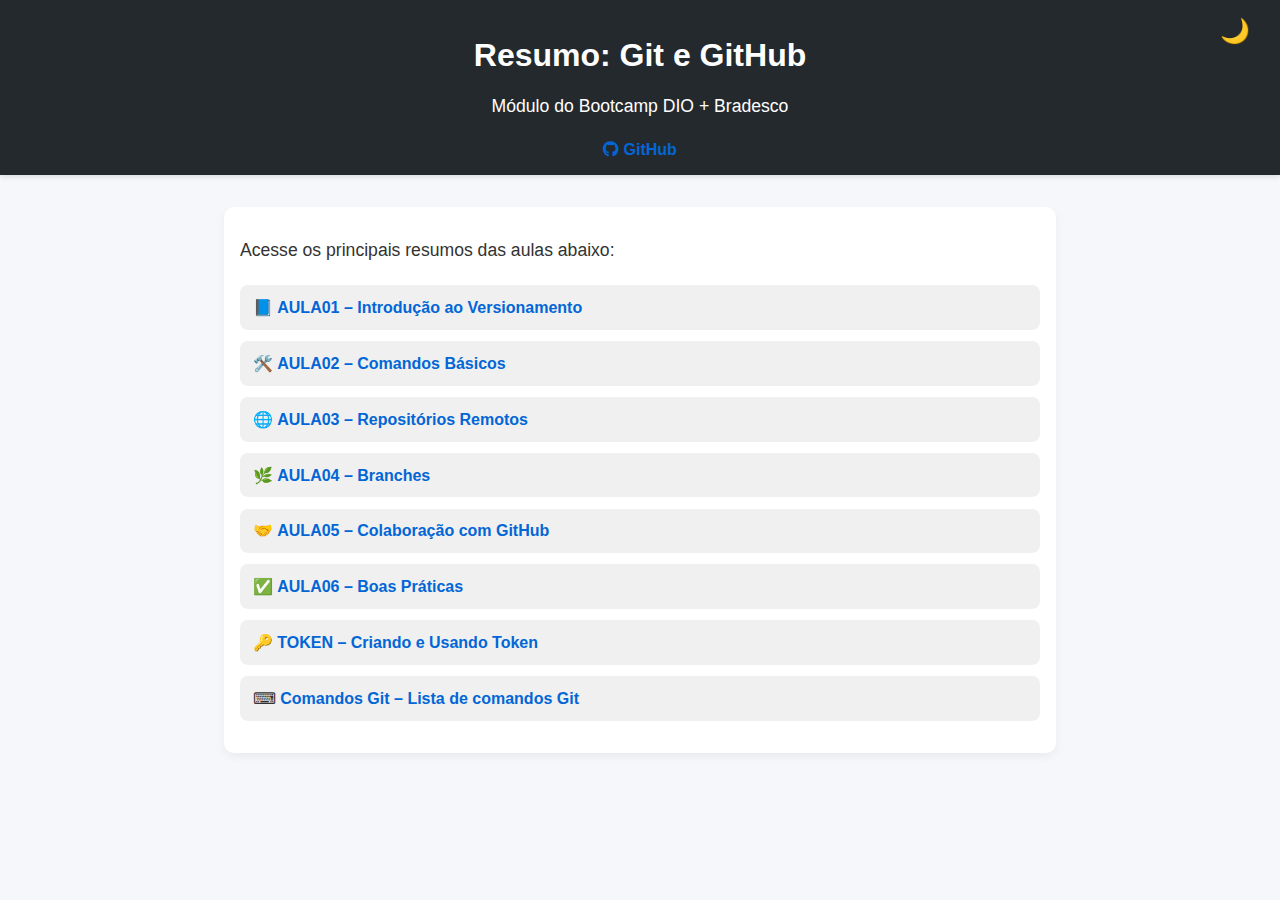
<file: index.html>
<!DOCTYPE html>
<html lang="pt-BR">
<head>
    <meta charset="UTF-8">
    <title>Resumo: Git e GitHub</title>
    <meta name="viewport" content="width=device-width, initial-scale=1.0">
    <meta name="description" content="Resumo das aulas do módulo Git e GitHub do Bootcamp DIO + Bradesco.">
    <link rel="stylesheet" href="style.css">
    <link rel="stylesheet" href="https://cdnjs.cloudflare.com/ajax/libs/font-awesome/6.0.0/css/all.min.css">
</head>
<body>
    <header>
        <div class="header-content">
            <div>
                <h1>Resumo: Git e GitHub</h1>
                <p>Módulo do Bootcamp DIO + Bradesco</p>
            </div>
            <div class="header-buttons">
                <a href="https://github.com" class="github-button" target="_blank" aria-label="Voltar para o GitHub">
                    <i class="fab fa-github"></i> GitHub
                </a>
                <button id="toggle-dark" aria-label="Alternar modo escuro/claro">🌙</button>
            </div>
        </div>
    </header>

    <main aria-label="Conteúdo principal">
        <p>Acesse os principais resumos das aulas abaixo:</p>
        <nav>
            <ul>
                <li>📘 <a href="resumos/aula01.html">AULA01 – Introdução ao Versionamento</a></li>
                <li>🛠️ <a href="resumos/aula02.html">AULA02 – Comandos Básicos</a></li>
                <li>🌐 <a href="resumos/aula03.html">AULA03 – Repositórios Remotos</a></li>
                <li>🌿 <a href="resumos/aula04.html">AULA04 – Branches</a></li>
                <li>🤝 <a href="resumos/aula05.html">AULA05 – Colaboração com GitHub</a></li>
                <li>✅ <a href="resumos/aula06.html">AULA06 – Boas Práticas</a></li>
                <li>🔑 <a href="resumos/token.html">TOKEN – Criando e Usando Token</a></li>
                <li>⌨ <a href="resumos/comandos.html">Comandos Git – Lista de comandos Git</a></li>
            </ul>
        </nav>
    </main>

    <script>
        const toggle = document.getElementById('toggle-dark');
        const body = document.body;

        if (localStorage.getItem('theme') === 'dark') {
            body.classList.add('dark-mode');
            toggle.textContent = '☀️';
        }

        toggle.addEventListener('click', () => {
            body.classList.toggle('dark-mode');
            const darkModeActive = body.classList.contains('dark-mode');
            toggle.textContent = darkModeActive ? '☀️' : '🌙';
            localStorage.setItem('theme', darkModeActive ? 'dark' : 'light');
        });
    </script>
</body>
</html>
</file>
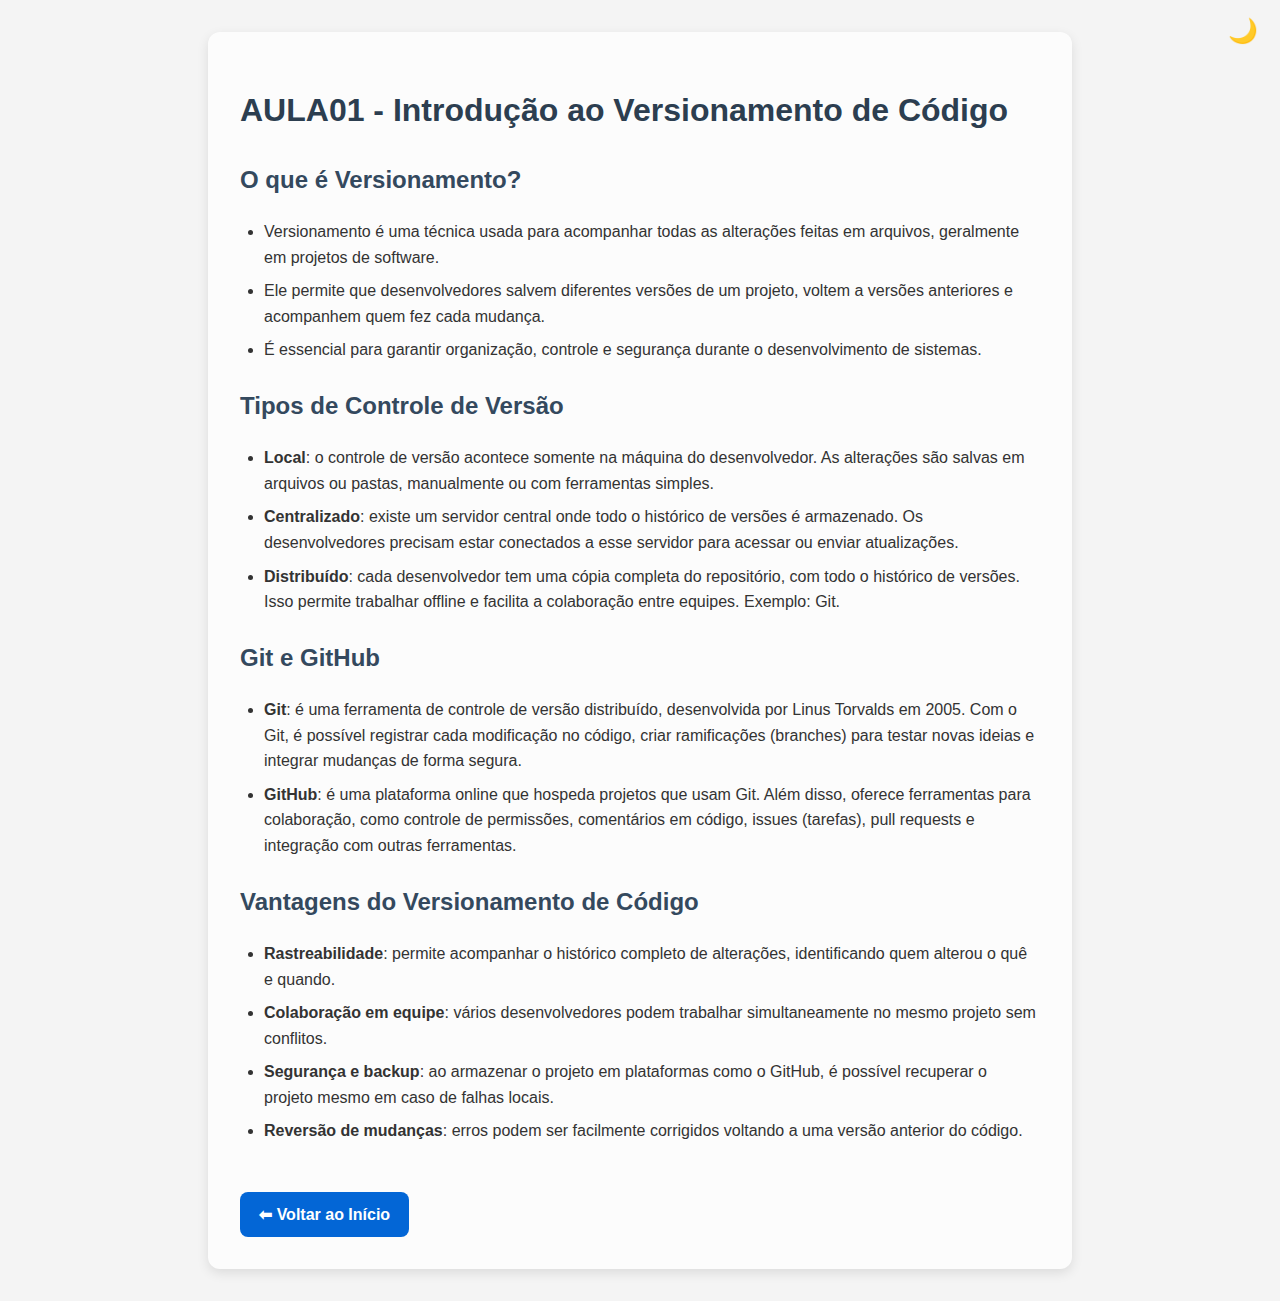
<file: resumos/aula01.html>
<!DOCTYPE html>
<html lang="pt-BR">
<head>
    <meta charset="UTF-8">
    <title>AULA01 - Introdução ao Versionamento de Código</title>
    <meta name="viewport" content="width=device-width, initial-scale=1.0">
    <link rel="stylesheet" href="resumo.css">
</head>
<body>
    <button id="toggle-theme" aria-label="Alternar modo escuro/claro">🌙</button>

    <article>
        <h1>AULA01 - Introdução ao Versionamento de Código</h1>

        <h2>O que é Versionamento?</h2>
        <ul>
            <li>Versionamento é uma técnica usada para acompanhar todas as alterações feitas em arquivos, geralmente em projetos de software.</li>
            <li>Ele permite que desenvolvedores salvem diferentes versões de um projeto, voltem a versões anteriores e acompanhem quem fez cada mudança.</li>
            <li>É essencial para garantir organização, controle e segurança durante o desenvolvimento de sistemas.</li>
        </ul>

        <h2>Tipos de Controle de Versão</h2>
        <ul>
            <li><strong>Local</strong>: o controle de versão acontece somente na máquina do desenvolvedor. As alterações são salvas em arquivos ou pastas, manualmente ou com ferramentas simples.</li>
            <li><strong>Centralizado</strong>: existe um servidor central onde todo o histórico de versões é armazenado. Os desenvolvedores precisam estar conectados a esse servidor para acessar ou enviar atualizações.</li>
            <li><strong>Distribuído</strong>: cada desenvolvedor tem uma cópia completa do repositório, com todo o histórico de versões. Isso permite trabalhar offline e facilita a colaboração entre equipes. Exemplo: Git.</li>
        </ul>

        <h2>Git e GitHub</h2>
        <ul>
            <li><strong>Git</strong>: é uma ferramenta de controle de versão distribuído, desenvolvida por Linus Torvalds em 2005. Com o Git, é possível registrar cada modificação no código, criar ramificações (branches) para testar novas ideias e integrar mudanças de forma segura.</li>
            <li><strong>GitHub</strong>: é uma plataforma online que hospeda projetos que usam Git. Além disso, oferece ferramentas para colaboração, como controle de permissões, comentários em código, issues (tarefas), pull requests e integração com outras ferramentas.</li>
        </ul>

        <h2>Vantagens do Versionamento de Código</h2>
        <ul>
            <li><strong>Rastreabilidade</strong>: permite acompanhar o histórico completo de alterações, identificando quem alterou o quê e quando.</li>
            <li><strong>Colaboração em equipe</strong>: vários desenvolvedores podem trabalhar simultaneamente no mesmo projeto sem conflitos.</li>
            <li><strong>Segurança e backup</strong>: ao armazenar o projeto em plataformas como o GitHub, é possível recuperar o projeto mesmo em caso de falhas locais.</li>
            <li><strong>Reversão de mudanças</strong>: erros podem ser facilmente corrigidos voltando a uma versão anterior do código.</li>
        </ul>

        <a class="back-button" href="../index.html">⬅ Voltar ao Início</a>
    </article>

    <script>
        const toggle = document.getElementById('toggle-theme');
        const body = document.body;

        if (localStorage.getItem('theme') === 'dark') {
            body.classList.add('dark-mode');
            toggle.textContent = '☀️';
        }

        toggle.addEventListener('click', () => {
            body.classList.toggle('dark-mode');
            const isDark = body.classList.contains('dark-mode');
            toggle.textContent = isDark ? '☀️' : '🌙';
            localStorage.setItem('theme', isDark ? 'dark' : 'light');
        });
    </script>
</body>
</html>
</file>
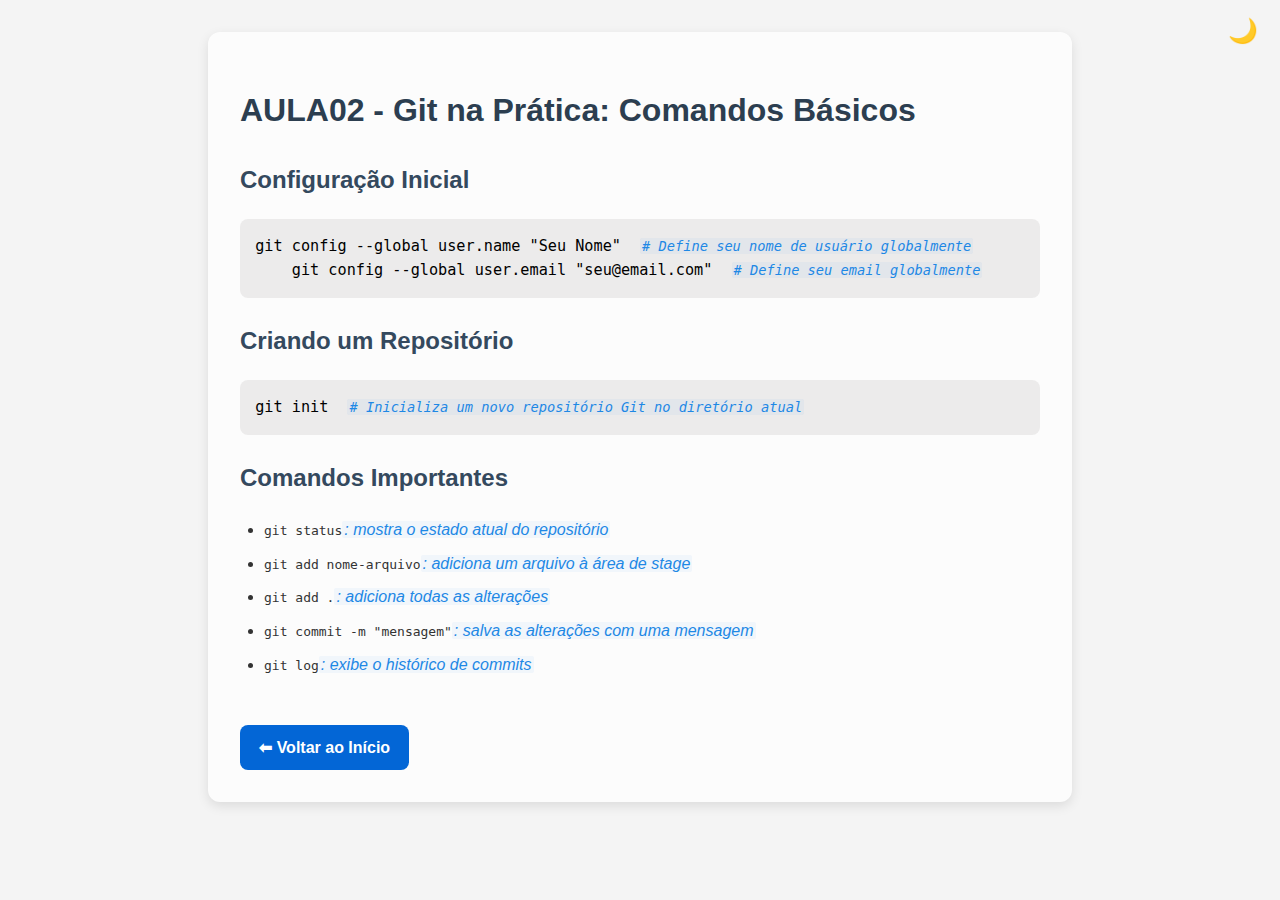
<file: resumos/aula02.html>
<!DOCTYPE html>
<html lang="pt-BR">
<head>
  <meta charset="UTF-8">
  <title>AULA02 - Git na Prática</title>
  <meta name="viewport" content="width=device-width, initial-scale=1.0">
  <link rel="stylesheet" href="resumo.css">
</head>
<body>
  <button id="toggle-theme" aria-label="Alternar modo escuro/claro">🌙</button>

  <article>
    <h1>AULA02 - Git na Prática: Comandos Básicos</h1>

    <h2>Configuração Inicial</h2>
    <pre><code>git config --global user.name "Seu Nome" <span class="comentario"># Define seu nome de usuário globalmente</span>
    git config --global user.email "seu@email.com" <span class="comentario"># Define seu email globalmente</span></code></pre>

    <h2>Criando um Repositório</h2>
    <pre><code>git init <span class="comentario"># Inicializa um novo repositório Git no diretório atual</span></code></pre>

    <h2>Comandos Importantes</h2>
    <ul>
      <li><code>git status</code><span class="comentario">: mostra o estado atual do repositório</span></li>
      <li><code>git add nome-arquivo</code><span class="comentario">: adiciona um arquivo à área de stage</span></li>
      <li><code>git add .</code><span class="comentario">: adiciona todas as alterações</span></li>
      <li><code>git commit -m "mensagem"</code><span class="comentario">: salva as alterações com uma mensagem</span></li>
      <li><code>git log</code><span class="comentario">: exibe o histórico de commits</span></li>
    </ul>

    <a class="back-button" href="../index.html">⬅ Voltar ao Início</a>
  </article>

  <script>
    const toggle = document.getElementById('toggle-theme');
    const body = document.body;

    if (localStorage.getItem('theme') === 'dark') {
      body.classList.add('dark-mode');
      toggle.textContent = '☀️';
    }

    toggle.addEventListener('click', () => {
      body.classList.toggle('dark-mode');
      const isDark = body.classList.contains('dark-mode');
      toggle.textContent = isDark ? '☀️' : '🌙';
      localStorage.setItem('theme', isDark ? 'dark' : 'light');
    });
  </script>
</body>
</html>
</file>
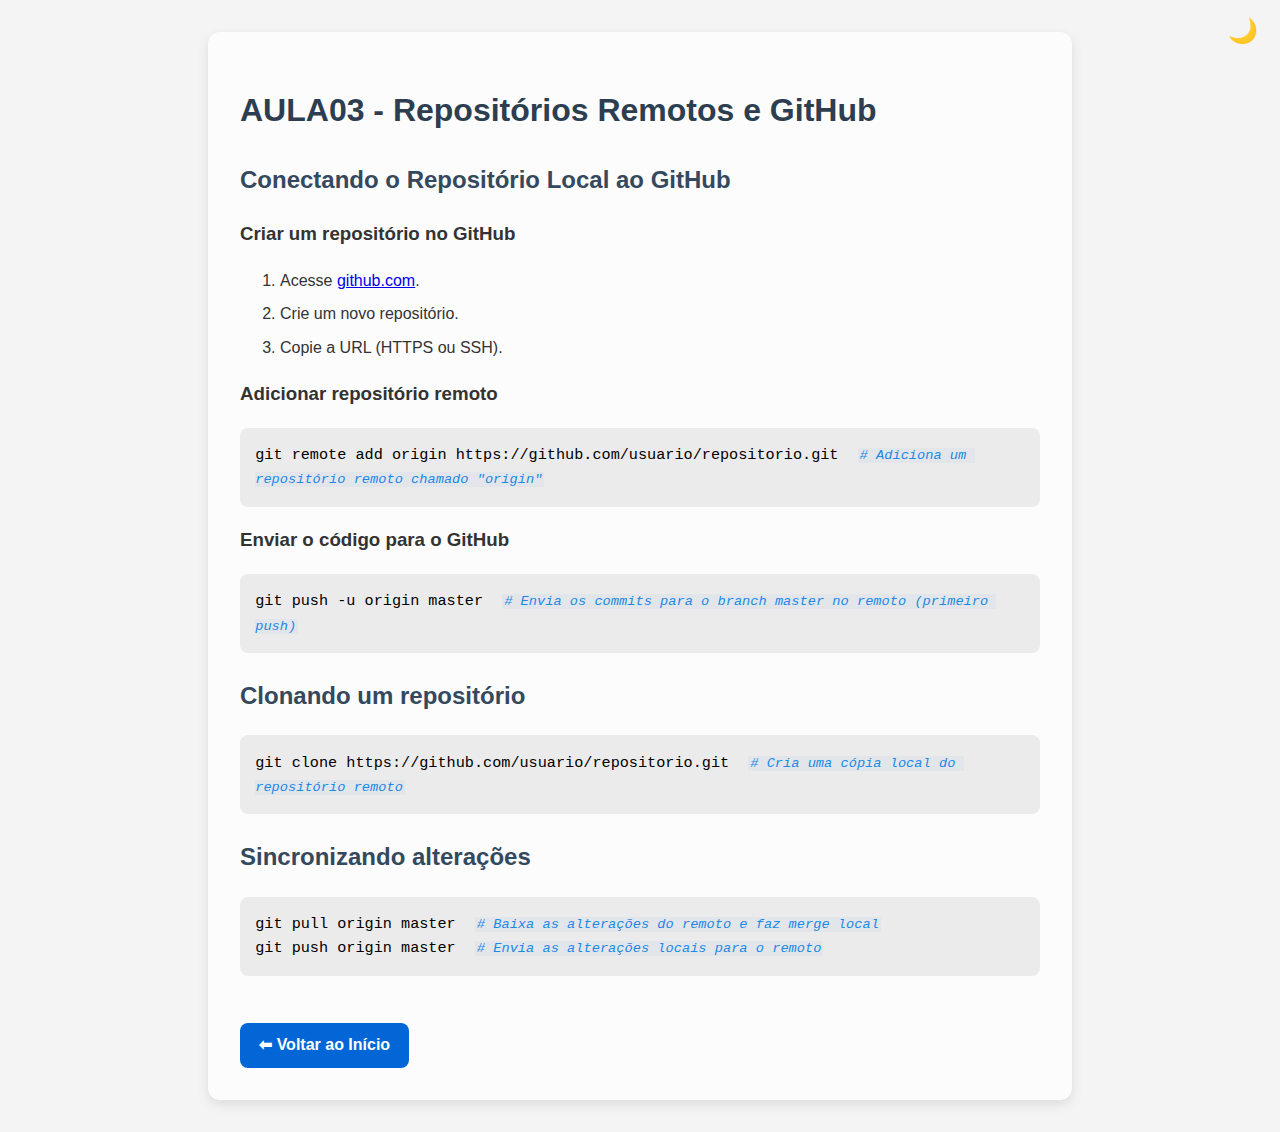
<file: resumos/aula03.html>
<!DOCTYPE html>
<html lang="pt-BR">
<head>
  <meta charset="UTF-8">
  <title>AULA03 - Repositórios Remotos e GitHub</title>
  <meta name="viewport" content="width=device-width, initial-scale=1.0">
  <link rel="stylesheet" href="resumo.css">
</head>
<body>
  <button id="toggle-theme" aria-label="Alternar modo escuro/claro">🌙</button>

  <article>
    <h1>AULA03 - Repositórios Remotos e GitHub</h1>

    <h2>Conectando o Repositório Local ao GitHub</h2>

    <h3>Criar um repositório no GitHub</h3>
    <ol>
      <li>Acesse <a href="https://github.com" target="_blank">github.com</a>.</li>
      <li>Crie um novo repositório.</li>
      <li>Copie a URL (HTTPS ou SSH).</li>
    </ol>

    <h3>Adicionar repositório remoto</h3>
    <pre><code>git remote add origin https://github.com/usuario/repositorio.git <span class="comentario"># Adiciona um repositório remoto chamado "origin"</span></code></pre>

    <h3>Enviar o código para o GitHub</h3>
    <pre><code>git push -u origin master <span class="comentario"># Envia os commits para o branch master no remoto (primeiro push)</span></code></pre>

    <h2>Clonando um repositório</h2>
    <pre><code>git clone https://github.com/usuario/repositorio.git <span class="comentario"># Cria uma cópia local do repositório remoto</span></code></pre>

    <h2>Sincronizando alterações</h2>
    <pre><code>git pull origin master <span class="comentario"># Baixa as alterações do remoto e faz merge local</span>
git push origin master <span class="comentario"># Envia as alterações locais para o remoto</span></code></pre>

    <a class="back-button" href="../index.html">⬅ Voltar ao Início</a>
  </article>

  <script>
    const toggle = document.getElementById('toggle-theme');
    const body = document.body;

    if (localStorage.getItem('theme') === 'dark') {
      body.classList.add('dark-mode');
      toggle.textContent = '☀️';
    }

    toggle.addEventListener('click', () => {
      body.classList.toggle('dark-mode');
      const isDark = body.classList.contains('dark-mode');
      toggle.textContent = isDark ? '☀️' : '🌙';
      localStorage.setItem('theme', isDark ? 'dark' : 'light');
    });
  </script>
</body>
</html>
</file>
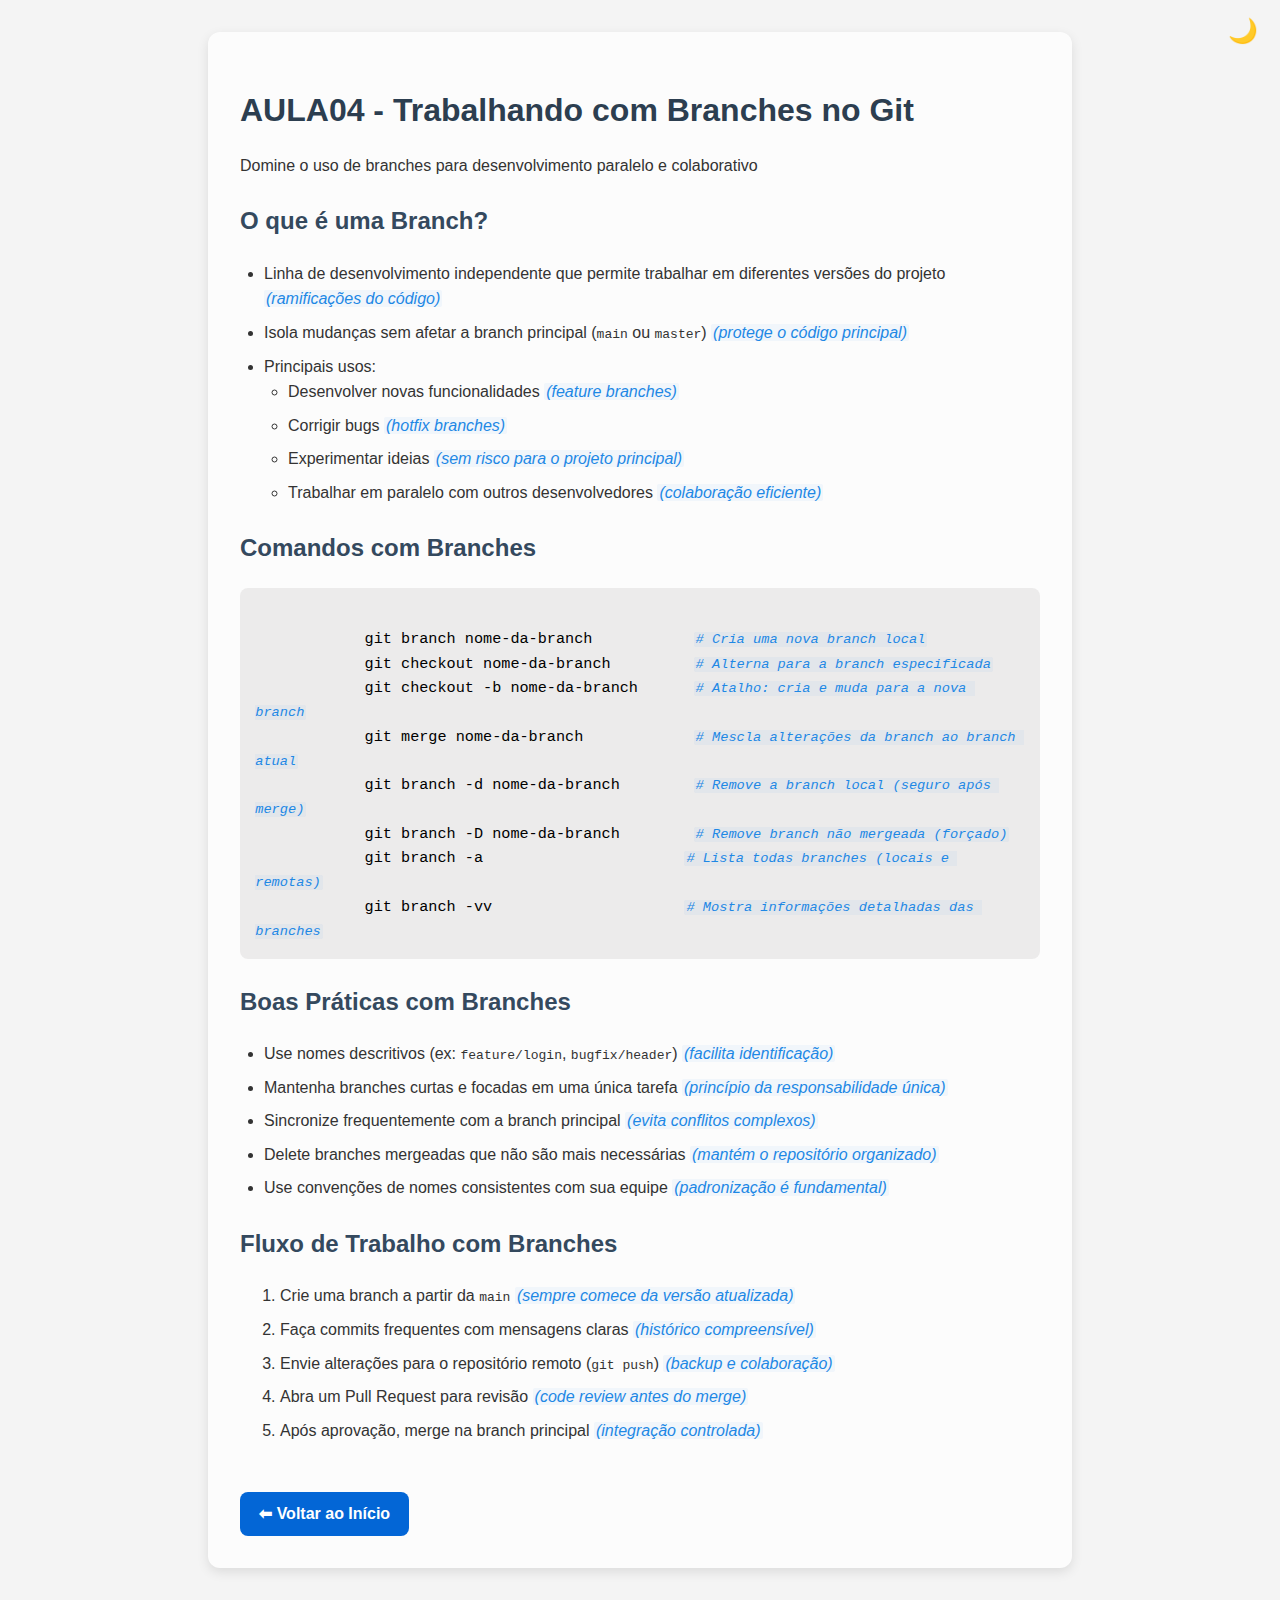
<file: resumos/aula04.html>
<!DOCTYPE html>
<html lang="pt-BR">
<head>
  <meta charset="UTF-8">
  <title>AULA04 - Trabalhando com Branches no Git</title>
  <meta name="viewport" content="width=device-width, initial-scale=1.0">
  <meta name="description" content="Aula sobre como trabalhar com branches no Git - criação, manipulação e merge de branches">
  <link rel="stylesheet" href="resumo.css">
</head>
<body>
  <button id="toggle-theme" aria-label="Alternar modo escuro/claro" title="Alternar tema">🌙</button>

  <article>
    <header>
      <h1>AULA04 - Trabalhando com Branches no Git</h1>
      <p>Domine o uso de branches para desenvolvimento paralelo e colaborativo</p>
    </header>

    <section aria-labelledby="branch-definition">
      <h2 id="branch-definition">O que é uma Branch?</h2>
      <ul>
        <li>Linha de desenvolvimento independente que permite trabalhar em diferentes versões do projeto <span class="comentario">(ramificações do código)</span></li>
        <li>Isola mudanças sem afetar a branch principal (<code>main</code> ou <code>master</code>) <span class="comentario">(protege o código principal)</span></li>
        <li>Principais usos:
          <ul>
            <li>Desenvolver novas funcionalidades <span class="comentario">(feature branches)</span></li>
            <li>Corrigir bugs <span class="comentario">(hotfix branches)</span></li>
            <li>Experimentar ideias <span class="comentario">(sem risco para o projeto principal)</span></li>
            <li>Trabalhar em paralelo com outros desenvolvedores <span class="comentario">(colaboração eficiente)</span></li>
          </ul>
        </li>
      </ul>
    </section>

    <section aria-labelledby="branch-commands">
      <h2 id="branch-commands">Comandos com Branches</h2>
      <div class="code-container">
        <pre><code>
            git branch nome-da-branch          <span class="comentario"># Cria uma nova branch local</span>
            git checkout nome-da-branch        <span class="comentario"># Alterna para a branch especificada</span>
            git checkout -b nome-da-branch     <span class="comentario"># Atalho: cria e muda para a nova branch</span>
            git merge nome-da-branch           <span class="comentario"># Mescla alterações da branch ao branch atual</span>
            git branch -d nome-da-branch       <span class="comentario"># Remove a branch local (seguro após merge)</span>
            git branch -D nome-da-branch       <span class="comentario"># Remove branch não mergeada (forçado)</span>
            git branch -a                     <span class="comentario"># Lista todas branches (locais e remotas)</span>
            git branch -vv                    <span class="comentario"># Mostra informações detalhadas das branches</span></code></pre>
      </div>
    </section>

    <section aria-labelledby="best-practices">
      <h2 id="best-practices">Boas Práticas com Branches</h2>
      <ul>
        <li>Use nomes descritivos (ex: <code>feature/login</code>, <code>bugfix/header</code>) <span class="comentario">(facilita identificação)</span></li>
        <li>Mantenha branches curtas e focadas em uma única tarefa <span class="comentario">(princípio da responsabilidade única)</span></li>
        <li>Sincronize frequentemente com a branch principal <span class="comentario">(evita conflitos complexos)</span></li>
        <li>Delete branches mergeadas que não são mais necessárias <span class="comentario">(mantém o repositório organizado)</span></li>
        <li>Use convenções de nomes consistentes com sua equipe <span class="comentario">(padronização é fundamental)</span></li>
      </ul>
    </section>

    <section aria-labelledby="workflow">
      <h2 id="workflow">Fluxo de Trabalho com Branches</h2>
      <ol>
        <li>Crie uma branch a partir da <code>main</code> <span class="comentario">(sempre comece da versão atualizada)</span></li>
        <li>Faça commits frequentes com mensagens claras <span class="comentario">(histórico compreensível)</span></li>
        <li>Envie alterações para o repositório remoto (<code>git push</code>) <span class="comentario">(backup e colaboração)</span></li>
        <li>Abra um Pull Request para revisão <span class="comentario">(code review antes do merge)</span></li>
        <li>Após aprovação, merge na branch principal <span class="comentario">(integração controlada)</span></li>
      </ol>
    </section>

    <a class="back-button" href="../index.html" aria-label="Voltar para a página inicial">⬅ Voltar ao Início</a>
  </article>

  <script>
    document.addEventListener('DOMContentLoaded', () => {
      const toggle = document.getElementById('toggle-theme');
      const body = document.body;
      const prefersDark = window.matchMedia('(prefers-color-scheme: dark)').matches;
      
      // Check localStorage or preferred scheme
      if (localStorage.getItem('theme') === 'dark' || (!localStorage.getItem('theme') && prefersDark)) {
        enableDarkMode();
      }
      
      // System preference changes
      window.matchMedia('(prefers-color-scheme: dark)').addEventListener('change', e => {
        if (!localStorage.getItem('theme')) {
          e.matches ? enableDarkMode() : disableDarkMode();
        }
      });
      
      // Toggle button
      toggle.addEventListener('click', () => {
        body.classList.contains('dark-mode') ? disableDarkMode() : enableDarkMode();
      });
      
      function enableDarkMode() {
        body.classList.add('dark-mode');
        toggle.textContent = '☀️';
        localStorage.setItem('theme', 'dark');
      }
      
      function disableDarkMode() {
        body.classList.remove('dark-mode');
        toggle.textContent = '🌙';
        localStorage.setItem('theme', 'light');
      }
    });
  </script>
</body>
</html>
</file>
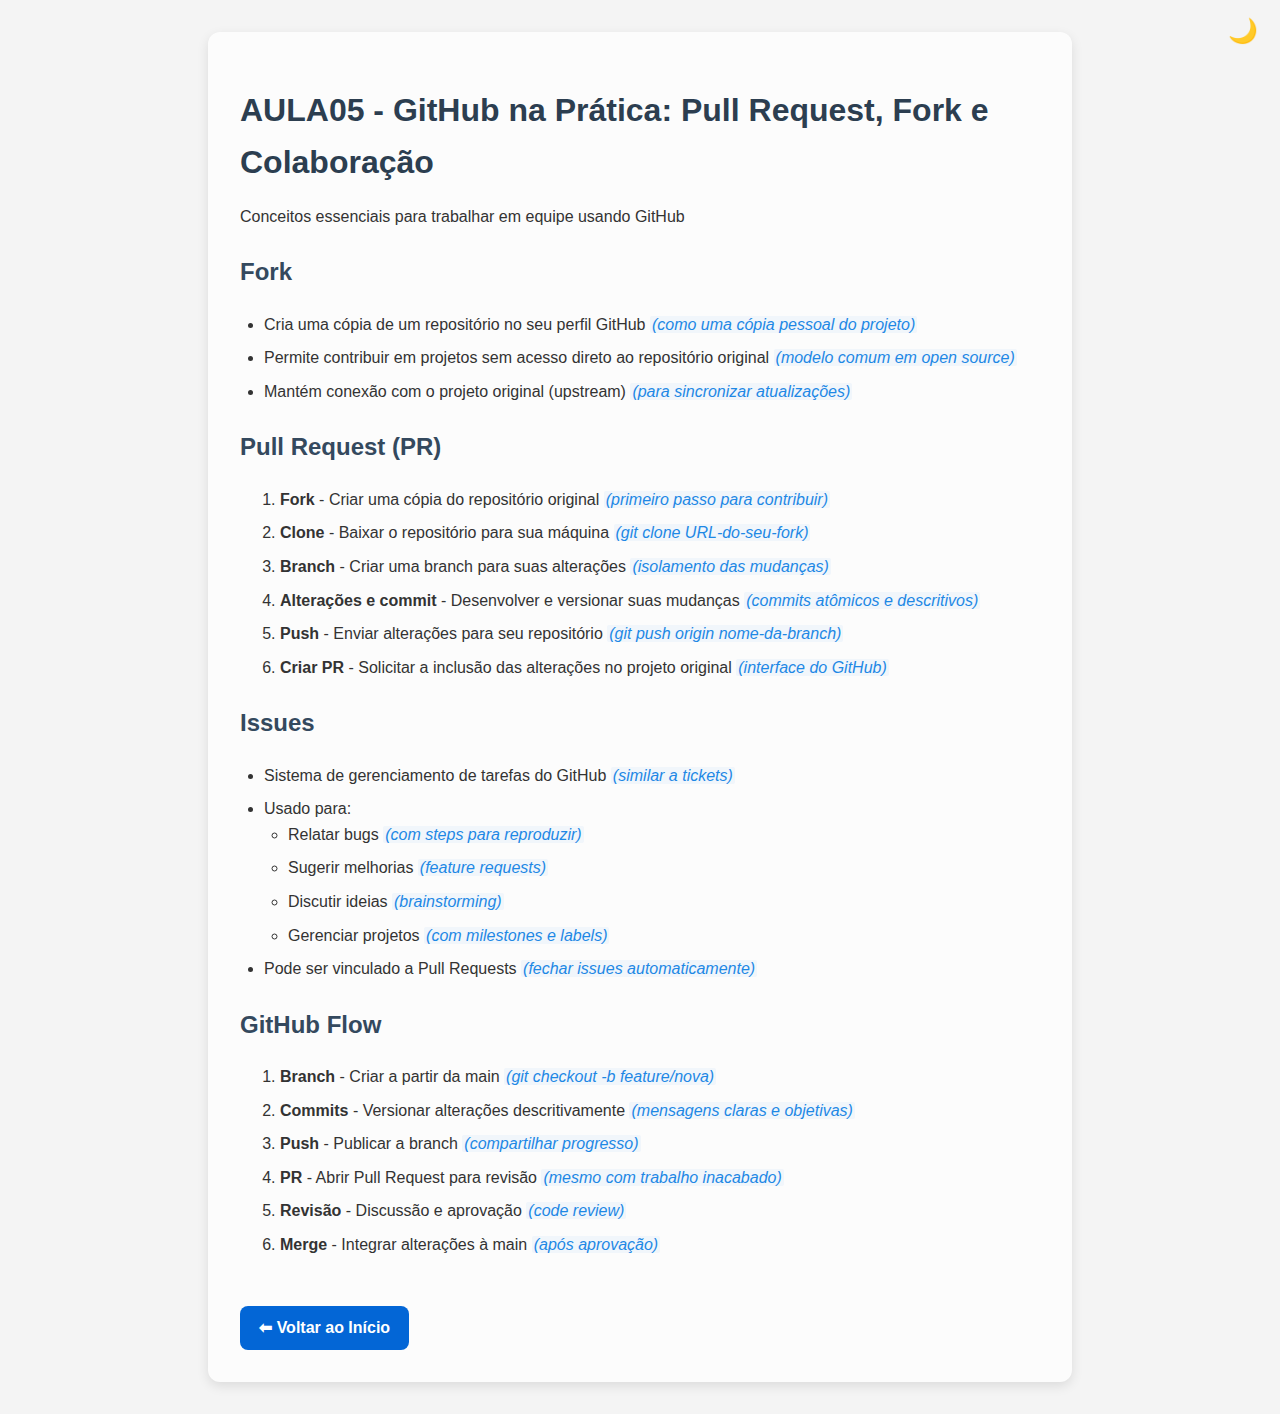
<file: resumos/aula05.html>
<!DOCTYPE html>
<html lang="pt-BR">
<head>
  <meta charset="UTF-8">
  <title>AULA05 - GitHub na Prática: Pull Request, Fork e Colaboração</title>
  <meta name="viewport" content="width=device-width, initial-scale=1.0">
  <meta name="description" content="Resumo sobre como trabalhar com Fork, Pull Requests e colaboração no GitHub">
  <link rel="stylesheet" href="resumo.css">
</head>
<body>
  <button id="toggle-theme" aria-label="Alternar modo escuro/claro" title="Alternar tema">🌙</button>

  <article>
    <header>
      <h1>AULA05 - GitHub na Prática: Pull Request, Fork e Colaboração</h1>
      <p>Conceitos essenciais para trabalhar em equipe usando GitHub</p>
    </header>

    <section aria-labelledby="fork-heading">
      <h2 id="fork-heading">Fork</h2>
      <ul>
        <li>Cria uma cópia de um repositório no seu perfil GitHub <span class="comentario">(como uma cópia pessoal do projeto)</span></li>
        <li>Permite contribuir em projetos sem acesso direto ao repositório original <span class="comentario">(modelo comum em open source)</span></li>
        <li>Mantém conexão com o projeto original (upstream) <span class="comentario">(para sincronizar atualizações)</span></li>
      </ul>
    </section>

    <section aria-labelledby="pr-heading">
      <h2 id="pr-heading">Pull Request (PR)</h2>
      <ol>
        <li><strong>Fork</strong> - Criar uma cópia do repositório original <span class="comentario">(primeiro passo para contribuir)</span></li>
        <li><strong>Clone</strong> - Baixar o repositório para sua máquina <span class="comentario">(git clone URL-do-seu-fork)</span></li>
        <li><strong>Branch</strong> - Criar uma branch para suas alterações <span class="comentario">(isolamento das mudanças)</span></li>
        <li><strong>Alterações e commit</strong> - Desenvolver e versionar suas mudanças <span class="comentario">(commits atômicos e descritivos)</span></li>
        <li><strong>Push</strong> - Enviar alterações para seu repositório <span class="comentario">(git push origin nome-da-branch)</span></li>
        <li><strong>Criar PR</strong> - Solicitar a inclusão das alterações no projeto original <span class="comentario">(interface do GitHub)</span></li>
      </ol>
    </section>

    <section aria-labelledby="issues-heading">
      <h2 id="issues-heading">Issues</h2>
      <ul>
        <li>Sistema de gerenciamento de tarefas do GitHub <span class="comentario">(similar a tickets)</span></li>
        <li>Usado para:
          <ul>
            <li>Relatar bugs <span class="comentario">(com steps para reproduzir)</span></li>
            <li>Sugerir melhorias <span class="comentario">(feature requests)</span></li>
            <li>Discutir ideias <span class="comentario">(brainstorming)</span></li>
            <li>Gerenciar projetos <span class="comentario">(com milestones e labels)</span></li>
          </ul>
        </li>
        <li>Pode ser vinculado a Pull Requests <span class="comentario">(fechar issues automaticamente)</span></li>
      </ul>
    </section>

    <section aria-labelledby="flow-heading">
      <h2 id="flow-heading">GitHub Flow</h2>
      <ol>
        <li><strong>Branch</strong> - Criar a partir da main <span class="comentario">(git checkout -b feature/nova)</span></li>
        <li><strong>Commits</strong> - Versionar alterações descritivamente <span class="comentario">(mensagens claras e objetivas)</span></li>
        <li><strong>Push</strong> - Publicar a branch <span class="comentario">(compartilhar progresso)</span></li>
        <li><strong>PR</strong> - Abrir Pull Request para revisão <span class="comentario">(mesmo com trabalho inacabado)</span></li>
        <li><strong>Revisão</strong> - Discussão e aprovação <span class="comentario">(code review)</span></li>
        <li><strong>Merge</strong> - Integrar alterações à main <span class="comentario">(após aprovação)</span></li>
      </ol>
    </section>

    <a class="back-button" href="../index.html" aria-label="Voltar para a página inicial">⬅ Voltar ao Início</a>
  </article>

  <script>
    document.addEventListener('DOMContentLoaded', () => {
      const toggle = document.getElementById('toggle-theme');
      const body = document.body;
      const prefersDark = window.matchMedia('(prefers-color-scheme: dark)').matches;
      
      // Check localStorage or prefered scheme
      if (localStorage.getItem('theme') === 'dark' || (!localStorage.getItem('theme') && prefersDark)) {
        enableDarkMode();
      }
      
      // System preference changes
      window.matchMedia('(prefers-color-scheme: dark)').addEventListener('change', e => {
        if (!localStorage.getItem('theme')) {
          e.matches ? enableDarkMode() : disableDarkMode();
        }
      });
      
      // Toggle button
      toggle.addEventListener('click', () => {
        body.classList.contains('dark-mode') ? disableDarkMode() : enableDarkMode();
      });
      
      function enableDarkMode() {
        body.classList.add('dark-mode');
        toggle.textContent = '☀️';
        localStorage.setItem('theme', 'dark');
      }
      
      function disableDarkMode() {
        body.classList.remove('dark-mode');
        toggle.textContent = '🌙';
        localStorage.setItem('theme', 'light');
      }
    });
  </script>
</body>
</html>
</file>
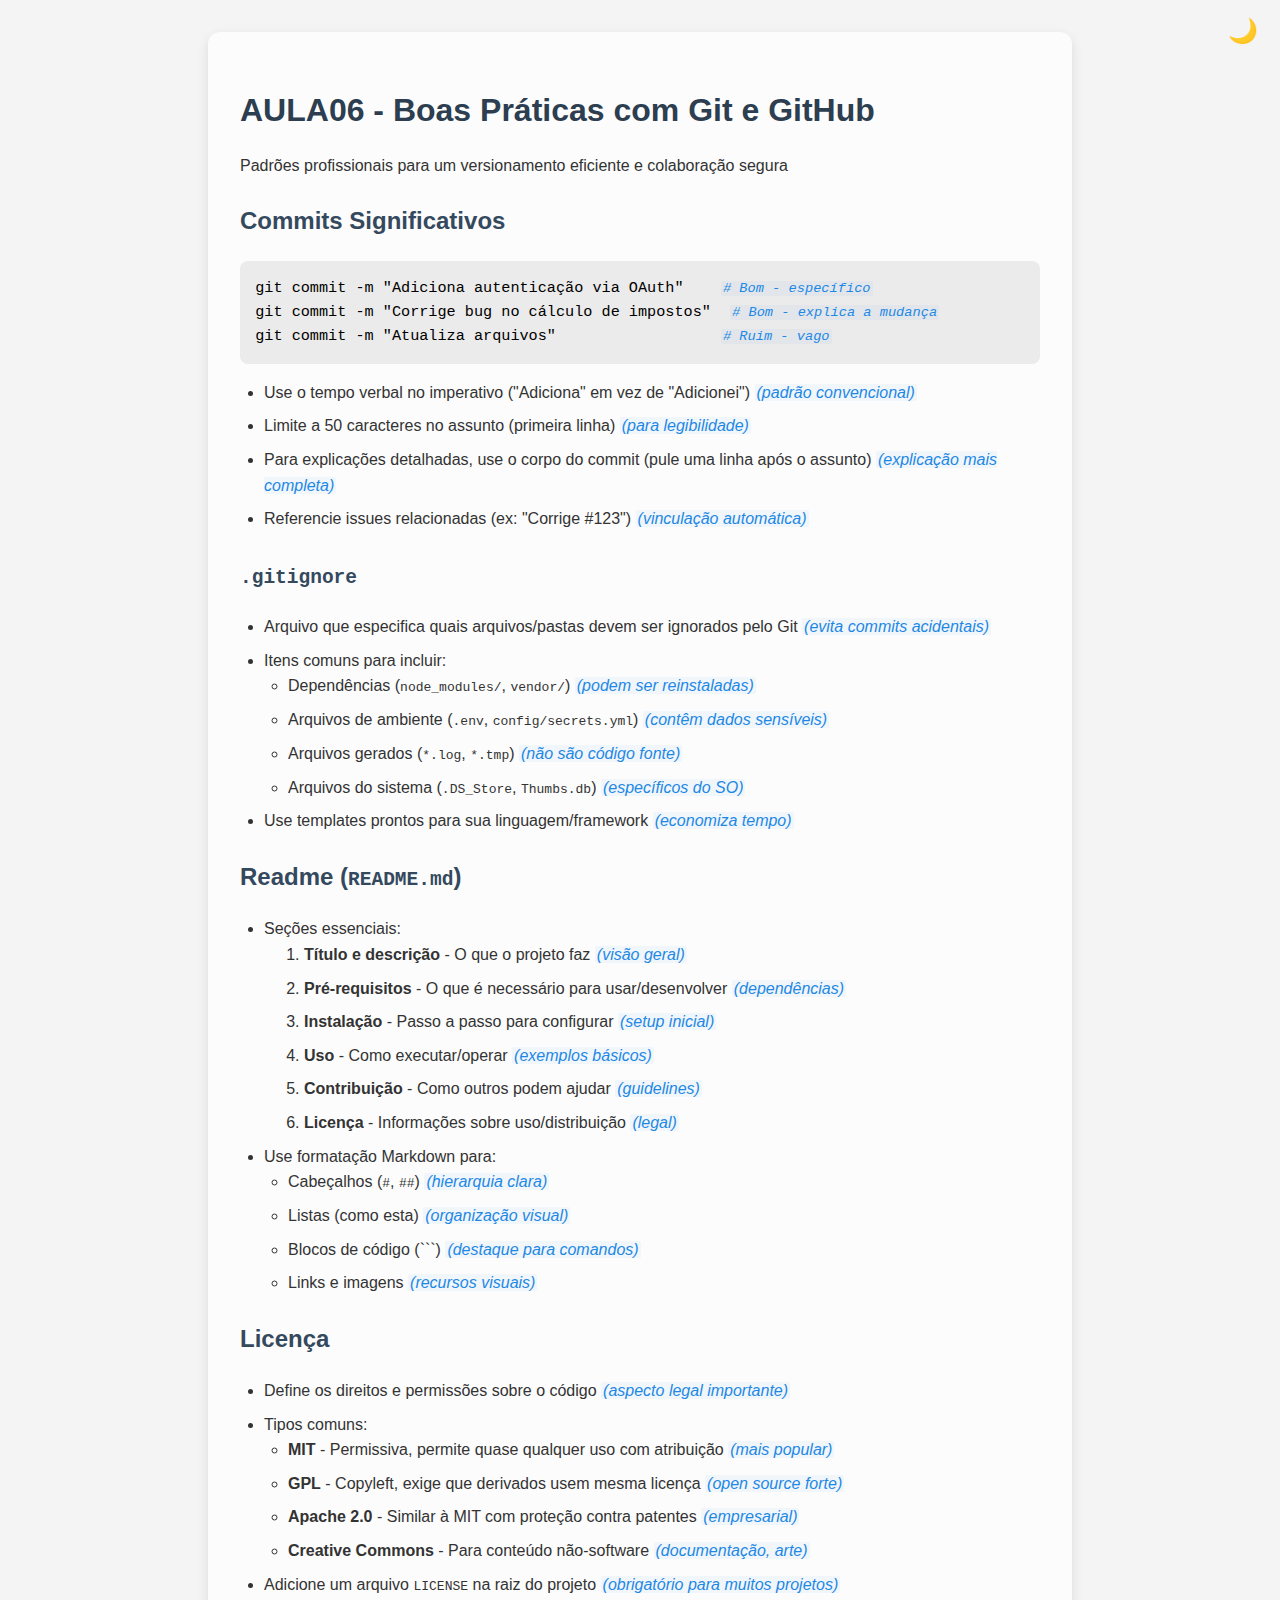
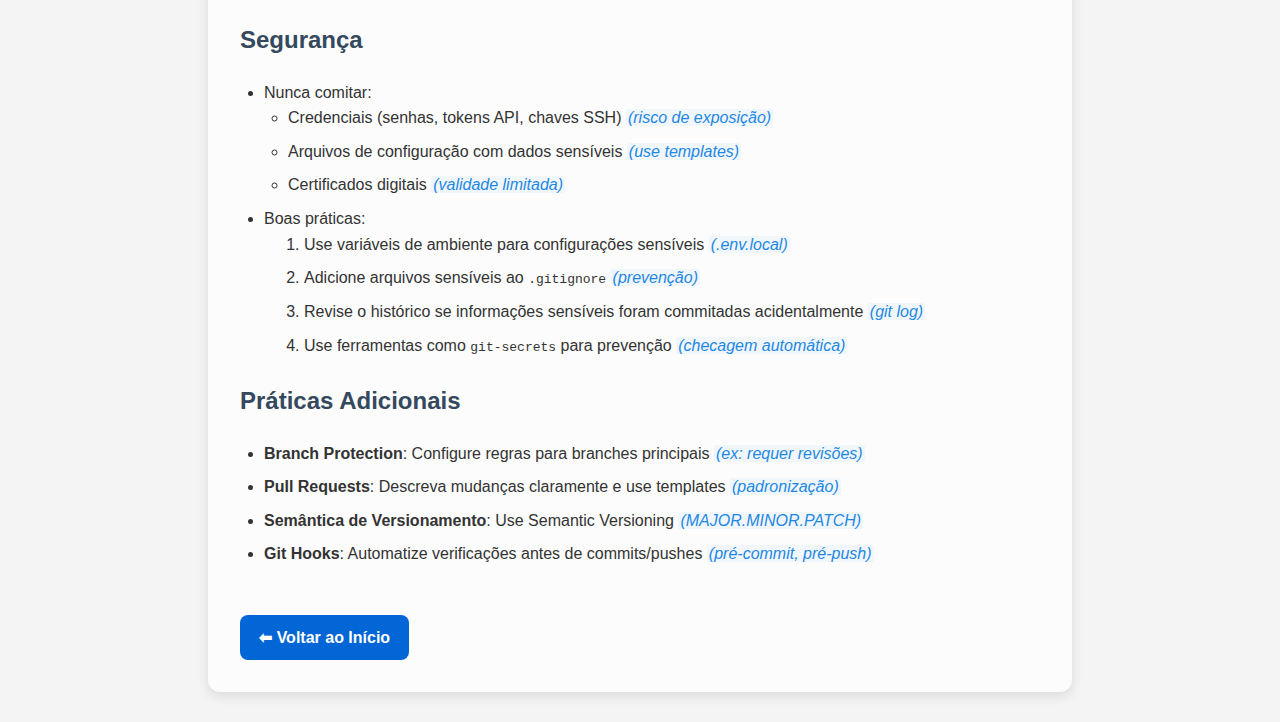
<file: resumos/aula06.html>
<!DOCTYPE html>
<html lang="pt-BR">
<head>
  <meta charset="UTF-8">
  <title>AULA06 - Boas Práticas com Git e GitHub</title>
  <meta name="viewport" content="width=device-width, initial-scale=1.0">
  <meta name="description" content="Aula sobre boas práticas de uso do Git e GitHub - commits, organização de repositórios e segurança">
  <link rel="stylesheet" href="resumo.css">
</head>
<body>
  <button id="toggle-theme" aria-label="Alternar modo escuro/claro" title="Alternar tema">🌙</button>

  <article>
    <header>
      <h1>AULA06 - Boas Práticas com Git e GitHub</h1>
      <p>Padrões profissionais para um versionamento eficiente e colaboração segura</p>
    </header>

    <section aria-labelledby="commits-heading">
      <h2 id="commits-heading">Commits Significativos</h2>
      <div class="code-container">
        <pre><code>git commit -m "Adiciona autenticação via OAuth"   <span class="comentario"># Bom - específico</span>
git commit -m "Corrige bug no cálculo de impostos" <span class="comentario"># Bom - explica a mudança</span>
git commit -m "Atualiza arquivos"                 <span class="comentario"># Ruim - vago</span></code></pre>
      </div>
      <ul>
        <li>Use o tempo verbal no imperativo ("Adiciona" em vez de "Adicionei") <span class="comentario">(padrão convencional)</span></li>
        <li>Limite a 50 caracteres no assunto (primeira linha) <span class="comentario">(para legibilidade)</span></li>
        <li>Para explicações detalhadas, use o corpo do commit (pule uma linha após o assunto) <span class="comentario">(explicação mais completa)</span></li>
        <li>Referencie issues relacionadas (ex: "Corrige #123") <span class="comentario">(vinculação automática)</span></li>
      </ul>
    </section>

    <section aria-labelledby="gitignore-heading">
      <h2 id="gitignore-heading"><code>.gitignore</code></h2>
      <ul>
        <li>Arquivo que especifica quais arquivos/pastas devem ser ignorados pelo Git <span class="comentario">(evita commits acidentais)</span></li>
        <li>Itens comuns para incluir:
          <ul>
            <li>Dependências (<code>node_modules/</code>, <code>vendor/</code>) <span class="comentario">(podem ser reinstaladas)</span></li>
            <li>Arquivos de ambiente (<code>.env</code>, <code>config/secrets.yml</code>) <span class="comentario">(contêm dados sensíveis)</span></li>
            <li>Arquivos gerados (<code>*.log</code>, <code>*.tmp</code>) <span class="comentario">(não são código fonte)</span></li>
            <li>Arquivos do sistema (<code>.DS_Store</code>, <code>Thumbs.db</code>) <span class="comentario">(específicos do SO)</span></li>
          </ul>
        </li>
        <li>Use templates prontos para sua linguagem/framework <span class="comentario">(economiza tempo)</span></li>
      </ul>
    </section>

    <section aria-labelledby="readme-heading">
      <h2 id="readme-heading">Readme (<code>README.md</code>)</h2>
      <ul>
        <li>Seções essenciais:
          <ol>
            <li><strong>Título e descrição</strong> - O que o projeto faz <span class="comentario">(visão geral)</span></li>
            <li><strong>Pré-requisitos</strong> - O que é necessário para usar/desenvolver <span class="comentario">(dependências)</span></li>
            <li><strong>Instalação</strong> - Passo a passo para configurar <span class="comentario">(setup inicial)</span></li>
            <li><strong>Uso</strong> - Como executar/operar <span class="comentario">(exemplos básicos)</span></li>
            <li><strong>Contribuição</strong> - Como outros podem ajudar <span class="comentario">(guidelines)</span></li>
            <li><strong>Licença</strong> - Informações sobre uso/distribuição <span class="comentario">(legal)</span></li>
          </ol>
        </li>
        <li>Use formatação Markdown para:
          <ul>
            <li>Cabeçalhos (<code>#</code>, <code>##</code>) <span class="comentario">(hierarquia clara)</span></li>
            <li>Listas (como esta) <span class="comentario">(organização visual)</span></li>
            <li>Blocos de código (```) <span class="comentario">(destaque para comandos)</span></li>
            <li>Links e imagens <span class="comentario">(recursos visuais)</span></li>
          </ul>
        </li>
      </ul>
    </section>

    <section aria-labelledby="license-heading">
      <h2 id="license-heading">Licença</h2>
      <ul>
        <li>Define os direitos e permissões sobre o código <span class="comentario">(aspecto legal importante)</span></li>
        <li>Tipos comuns:
          <ul>
            <li><strong>MIT</strong> - Permissiva, permite quase qualquer uso com atribuição <span class="comentario">(mais popular)</span></li>
            <li><strong>GPL</strong> - Copyleft, exige que derivados usem mesma licença <span class="comentario">(open source forte)</span></li>
            <li><strong>Apache 2.0</strong> - Similar à MIT com proteção contra patentes <span class="comentario">(empresarial)</span></li>
            <li><strong>Creative Commons</strong> - Para conteúdo não-software <span class="comentario">(documentação, arte)</span></li>
          </ul>
        </li>
        <li>Adicione um arquivo <code>LICENSE</code> na raiz do projeto <span class="comentario">(obrigatório para muitos projetos)</span></li>
      </ul>
    </section>

    <section aria-labelledby="security-heading">
      <h2 id="security-heading">Segurança</h2>
      <ul>
        <li>Nunca comitar:
          <ul>
            <li>Credenciais (senhas, tokens API, chaves SSH) <span class="comentario">(risco de exposição)</span></li>
            <li>Arquivos de configuração com dados sensíveis <span class="comentario">(use templates)</span></li>
            <li>Certificados digitais <span class="comentario">(validade limitada)</span></li>
          </ul>
        </li>
        <li>Boas práticas:
          <ol>
            <li>Use variáveis de ambiente para configurações sensíveis <span class="comentario">(.env.local)</span></li>
            <li>Adicione arquivos sensíveis ao <code>.gitignore</code> <span class="comentario">(prevenção)</span></li>
            <li>Revise o histórico se informações sensíveis foram commitadas acidentalmente <span class="comentario">(git log)</span></li>
            <li>Use ferramentas como <code>git-secrets</code> para prevenção <span class="comentario">(checagem automática)</span></li>
          </ol>
        </li>
      </ul>
    </section>

    <section aria-labelledby="additional-heading">
      <h2 id="additional-heading">Práticas Adicionais</h2>
      <ul>
        <li><strong>Branch Protection</strong>: Configure regras para branches principais <span class="comentario">(ex: requer revisões)</span></li>
        <li><strong>Pull Requests</strong>: Descreva mudanças claramente e use templates <span class="comentario">(padronização)</span></li>
        <li><strong>Semântica de Versionamento</strong>: Use Semantic Versioning <span class="comentario">(MAJOR.MINOR.PATCH)</span></li>
        <li><strong>Git Hooks</strong>: Automatize verificações antes de commits/pushes <span class="comentario">(pré-commit, pré-push)</span></li>
      </ul>
    </section>

    <a class="back-button" href="../index.html" aria-label="Voltar para a página inicial">⬅ Voltar ao Início</a>
  </article>

  <script>
    document.addEventListener('DOMContentLoaded', () => {
      const toggle = document.getElementById('toggle-theme');
      const body = document.body;
      const prefersDark = window.matchMedia('(prefers-color-scheme: dark)').matches;
      
      // Check localStorage or preferred scheme
      if (localStorage.getItem('theme') === 'dark' || (!localStorage.getItem('theme') && prefersDark)) {
        enableDarkMode();
      }
      
      // System preference changes
      window.matchMedia('(prefers-color-scheme: dark)').addEventListener('change', e => {
        if (!localStorage.getItem('theme')) {
          e.matches ? enableDarkMode() : disableDarkMode();
        }
      });
      
      // Toggle button
      toggle.addEventListener('click', () => {
        body.classList.contains('dark-mode') ? disableDarkMode() : enableDarkMode();
      });
      
      function enableDarkMode() {
        body.classList.add('dark-mode');
        toggle.textContent = '☀️';
        localStorage.setItem('theme', 'dark');
      }
      
      function disableDarkMode() {
        body.classList.remove('dark-mode');
        toggle.textContent = '🌙';
        localStorage.setItem('theme', 'light');
      }
    });
  </script>
</body>
</html>
</file>
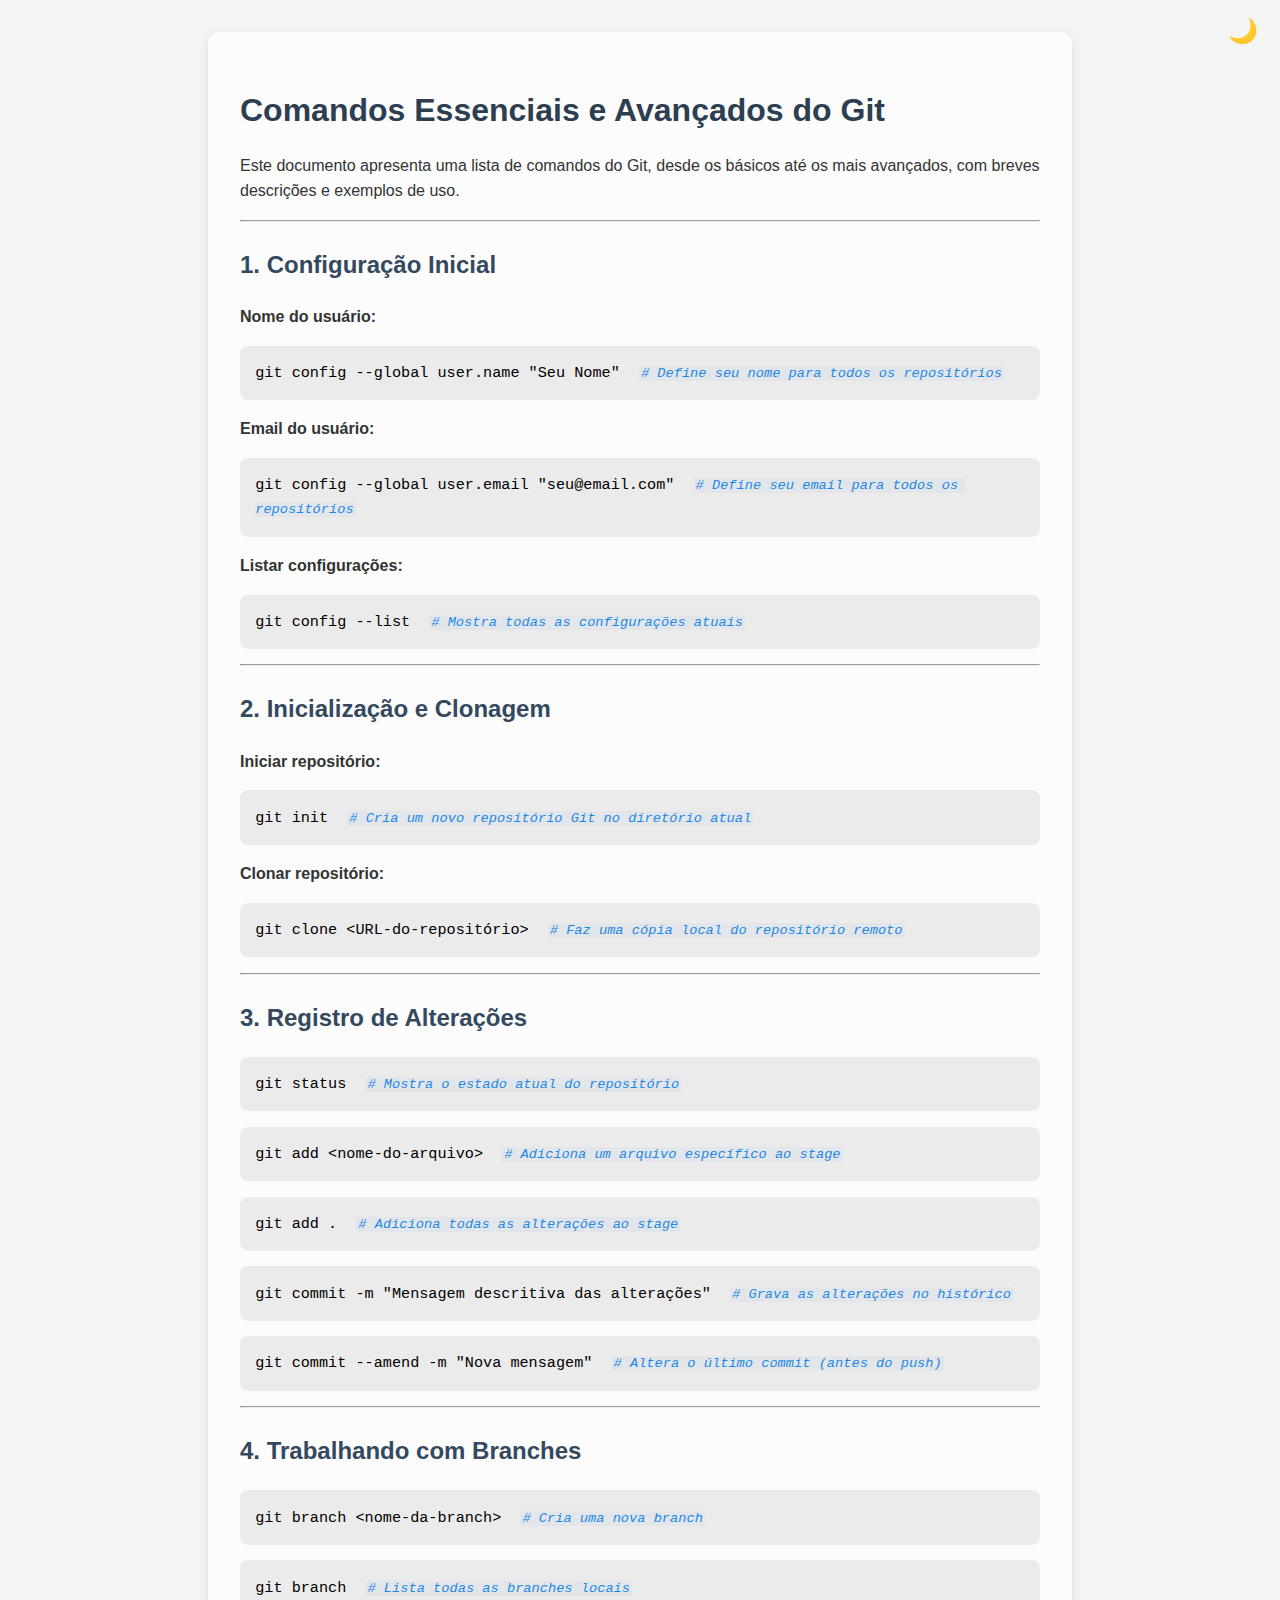
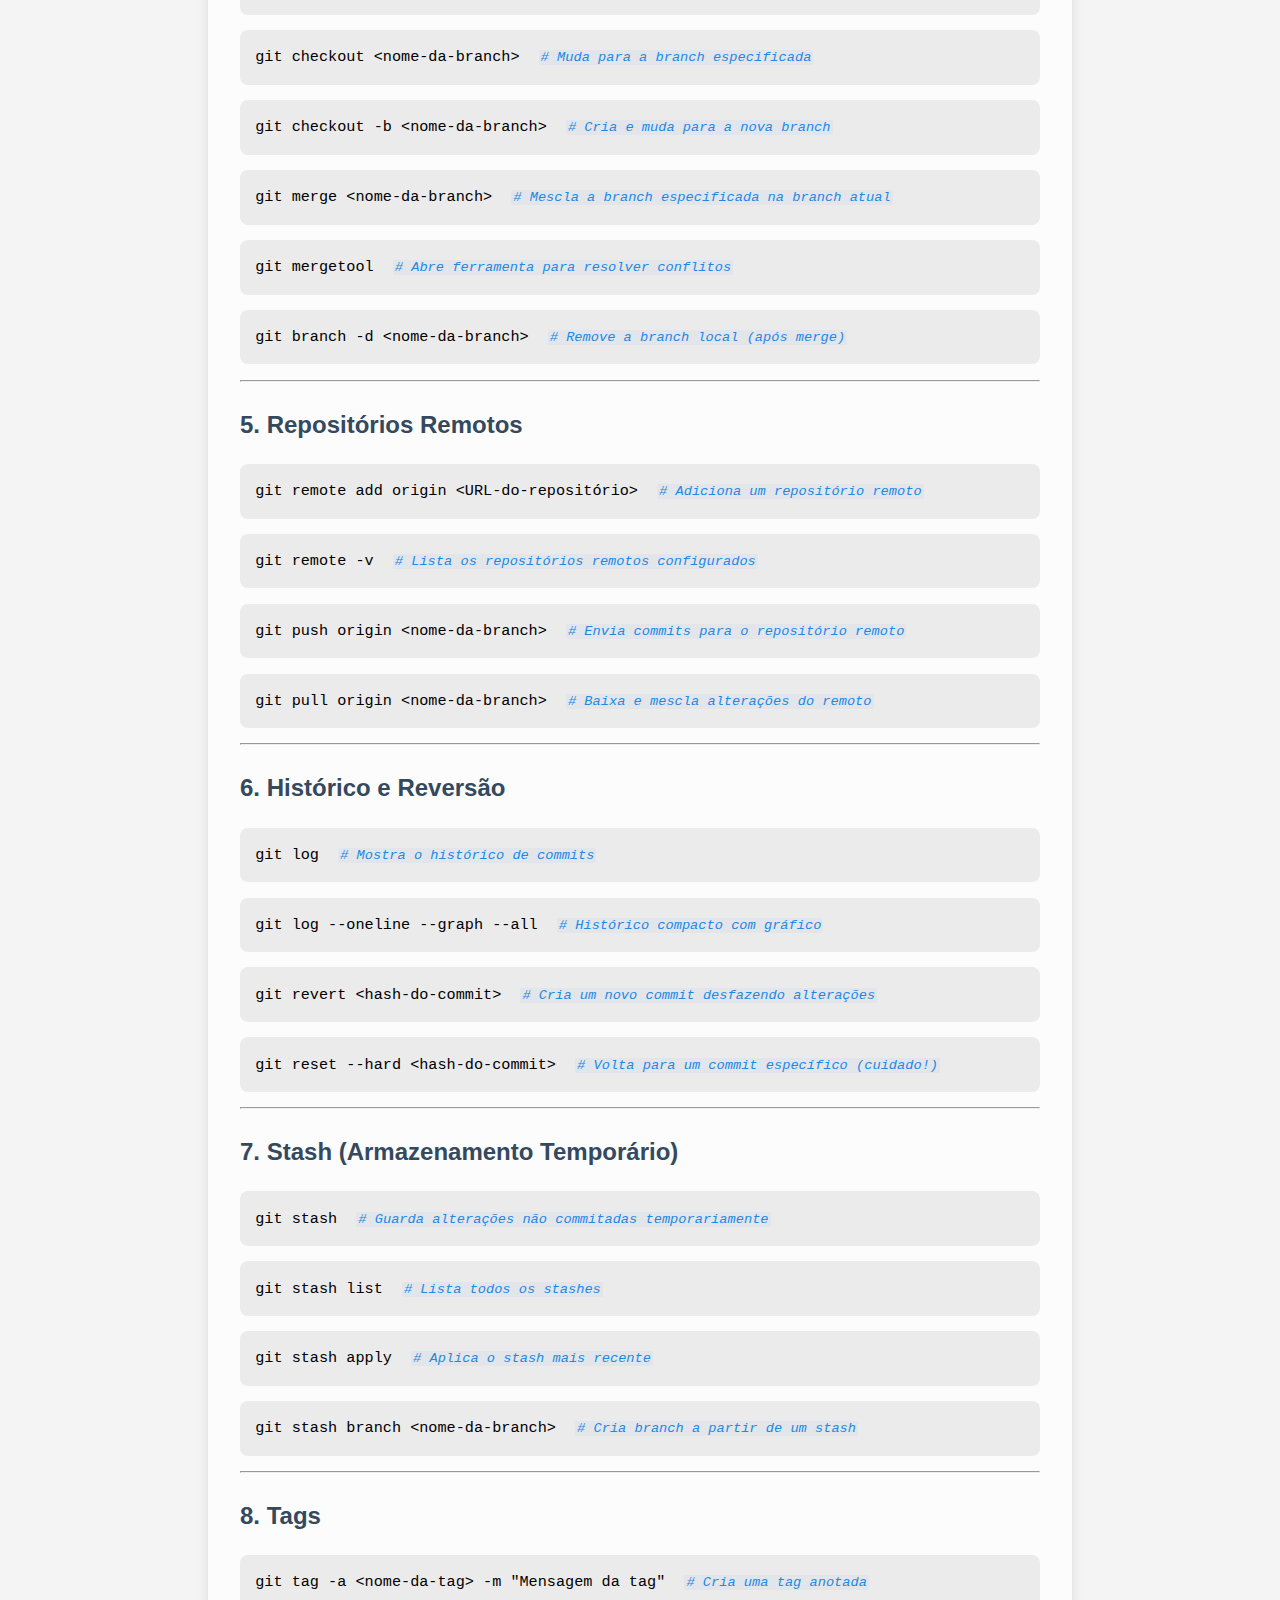
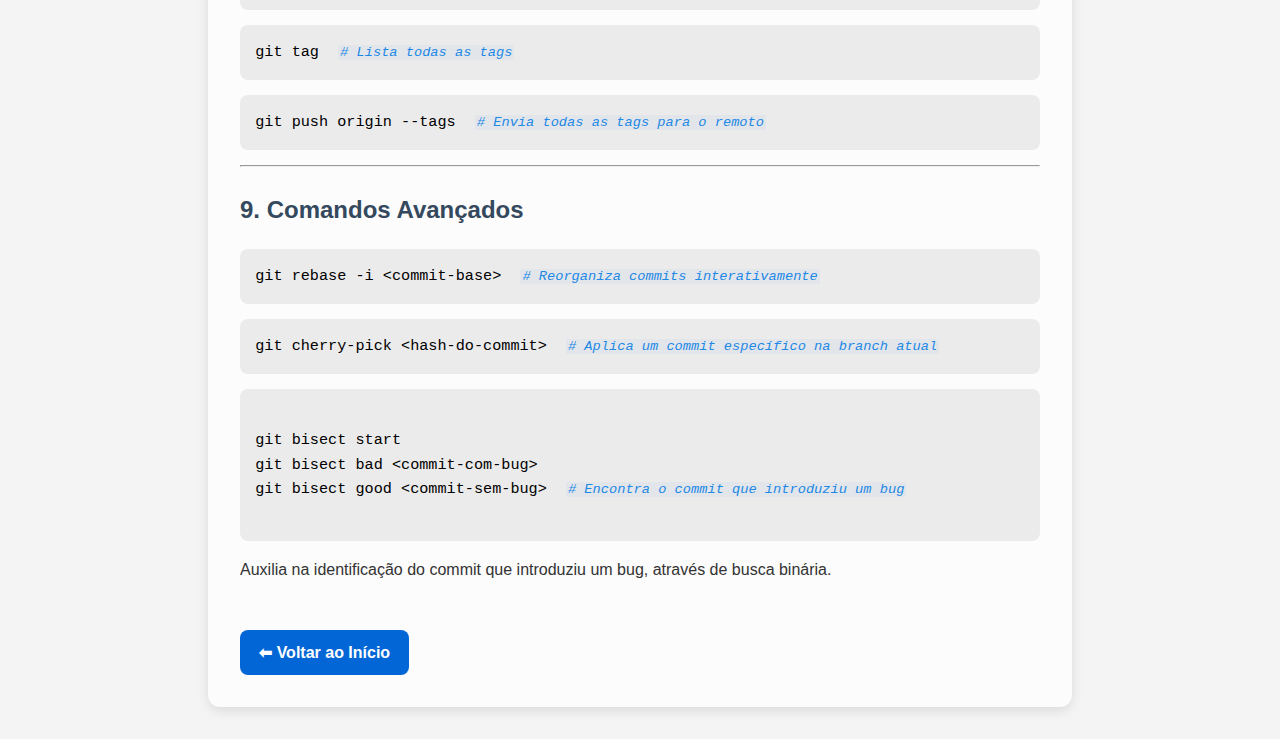
<file: resumos/comandos.html>
<!DOCTYPE html>
<html lang="pt-BR">
<head>
  <meta charset="UTF-8">
  <title>Comandos Essenciais e Avançados do Git</title>
  <meta name="viewport" content="width=device-width, initial-scale=1.0">
  <link rel="stylesheet" href="resumo.css">
</head>
<body>
  <button id="toggle-theme" aria-label="Alternar tema">🌙</button>

  <article>
    <h1>Comandos Essenciais e Avançados do Git</h1>
    <p>Este documento apresenta uma lista de comandos do Git, desde os básicos até os mais avançados, com breves descrições e exemplos de uso.</p>

    <hr>

    <h2>1. Configuração Inicial</h2>
    <p><strong>Nome do usuário:</strong></p>
    <pre><code>git config --global user.name "Seu Nome" <span class="comentario"># Define seu nome para todos os repositórios</span></code></pre>

    <p><strong>Email do usuário:</strong></p>
    <pre><code>git config --global user.email "seu@email.com" <span class="comentario"># Define seu email para todos os repositórios</span></code></pre>

    <p><strong>Listar configurações:</strong></p>
    <pre><code>git config --list <span class="comentario"># Mostra todas as configurações atuais</span></code></pre>

    <hr>

    <h2>2. Inicialização e Clonagem</h2>
    <p><strong>Iniciar repositório:</strong></p>
    <pre><code>git init <span class="comentario"># Cria um novo repositório Git no diretório atual</span></code></pre>

    <p><strong>Clonar repositório:</strong></p>
    <pre><code>git clone &lt;URL-do-repositório&gt; <span class="comentario"># Faz uma cópia local do repositório remoto</span></code></pre>

    <hr>

    <h2>3. Registro de Alterações</h2>
    <pre><code>git status <span class="comentario"># Mostra o estado atual do repositório</span></code></pre>
    <pre><code>git add &lt;nome-do-arquivo&gt; <span class="comentario"># Adiciona um arquivo específico ao stage</span></code></pre>
    <pre><code>git add . <span class="comentario"># Adiciona todas as alterações ao stage</span></code></pre>
    <pre><code>git commit -m "Mensagem descritiva das alterações" <span class="comentario"># Grava as alterações no histórico</span></code></pre>
    <pre><code>git commit --amend -m "Nova mensagem" <span class="comentario"># Altera o último commit (antes do push)</span></code></pre>

    <hr>

    <h2>4. Trabalhando com Branches</h2>
    <pre><code>git branch &lt;nome-da-branch&gt; <span class="comentario"># Cria uma nova branch</span></code></pre>
    <pre><code>git branch <span class="comentario"># Lista todas as branches locais</span></code></pre>
    <pre><code>git checkout &lt;nome-da-branch&gt; <span class="comentario"># Muda para a branch especificada</span></code></pre>
    <pre><code>git checkout -b &lt;nome-da-branch&gt; <span class="comentario"># Cria e muda para a nova branch</span></code></pre>
    <pre><code>git merge &lt;nome-da-branch&gt; <span class="comentario"># Mescla a branch especificada na branch atual</span></code></pre>
    <pre><code>git mergetool <span class="comentario"># Abre ferramenta para resolver conflitos</span></code></pre>
    <pre><code>git branch -d &lt;nome-da-branch&gt; <span class="comentario"># Remove a branch local (após merge)</span></code></pre>

    <hr>

    <h2>5. Repositórios Remotos</h2>
    <pre><code>git remote add origin &lt;URL-do-repositório&gt; <span class="comentario"># Adiciona um repositório remoto</span></code></pre>
    <pre><code>git remote -v <span class="comentario"># Lista os repositórios remotos configurados</span></code></pre>
    <pre><code>git push origin &lt;nome-da-branch&gt; <span class="comentario"># Envia commits para o repositório remoto</span></code></pre>
    <pre><code>git pull origin &lt;nome-da-branch&gt; <span class="comentario"># Baixa e mescla alterações do remoto</span></code></pre>

    <hr>

    <h2>6. Histórico e Reversão</h2>
    <pre><code>git log <span class="comentario"># Mostra o histórico de commits</span></code></pre>
    <pre><code>git log --oneline --graph --all <span class="comentario"># Histórico compacto com gráfico</span></code></pre>
    <pre><code>git revert &lt;hash-do-commit&gt; <span class="comentario"># Cria um novo commit desfazendo alterações</span></code></pre>
    <pre><code>git reset --hard &lt;hash-do-commit&gt; <span class="comentario"># Volta para um commit específico (cuidado!)</span></code></pre>

    <hr>

    <h2>7. Stash (Armazenamento Temporário)</h2>
    <pre><code>git stash <span class="comentario"># Guarda alterações não commitadas temporariamente</span></code></pre>
    <pre><code>git stash list <span class="comentario"># Lista todos os stashes</span></code></pre>
    <pre><code>git stash apply <span class="comentario"># Aplica o stash mais recente</span></code></pre>
    <pre><code>git stash branch &lt;nome-da-branch&gt; <span class="comentario"># Cria branch a partir de um stash</span></code></pre>

    <hr>

    <h2>8. Tags</h2>
    <pre><code>git tag -a &lt;nome-da-tag&gt; -m "Mensagem da tag" <span class="comentario"># Cria uma tag anotada</span></code></pre>
    <pre><code>git tag <span class="comentario"># Lista todas as tags</span></code></pre>
    <pre><code>git push origin --tags <span class="comentario"># Envia todas as tags para o remoto</span></code></pre>

    <hr>

    <h2>9. Comandos Avançados</h2>
    <pre><code>git rebase -i &lt;commit-base&gt; <span class="comentario"># Reorganiza commits interativamente</span></code></pre>
    <pre><code>git cherry-pick &lt;hash-do-commit&gt; <span class="comentario"># Aplica um commit específico na branch atual</span></code></pre>
    <pre><code>
git bisect start
git bisect bad &lt;commit-com-bug&gt;
git bisect good &lt;commit-sem-bug&gt; <span class="comentario"># Encontra o commit que introduziu um bug</span>
    </code></pre>
    <p>Auxilia na identificação do commit que introduziu um bug, através de busca binária.</p>

    <a class="back-button" href="../index.html">⬅ Voltar ao Início</a>
  </article>

  <script>
    const toggle = document.getElementById('toggle-theme');
    const body = document.body;

    if (localStorage.getItem('theme') === 'dark') {
      body.classList.add('dark-mode');
      toggle.textContent = '☀️';
    }

    toggle.addEventListener('click', () => {
      body.classList.toggle('dark-mode');
      const isDark = body.classList.contains('dark-mode');
      toggle.textContent = isDark ? '☀️' : '🌙';
      localStorage.setItem('theme', isDark ? 'dark' : 'light');
    });
  </script>
</body>
</html>
</file>
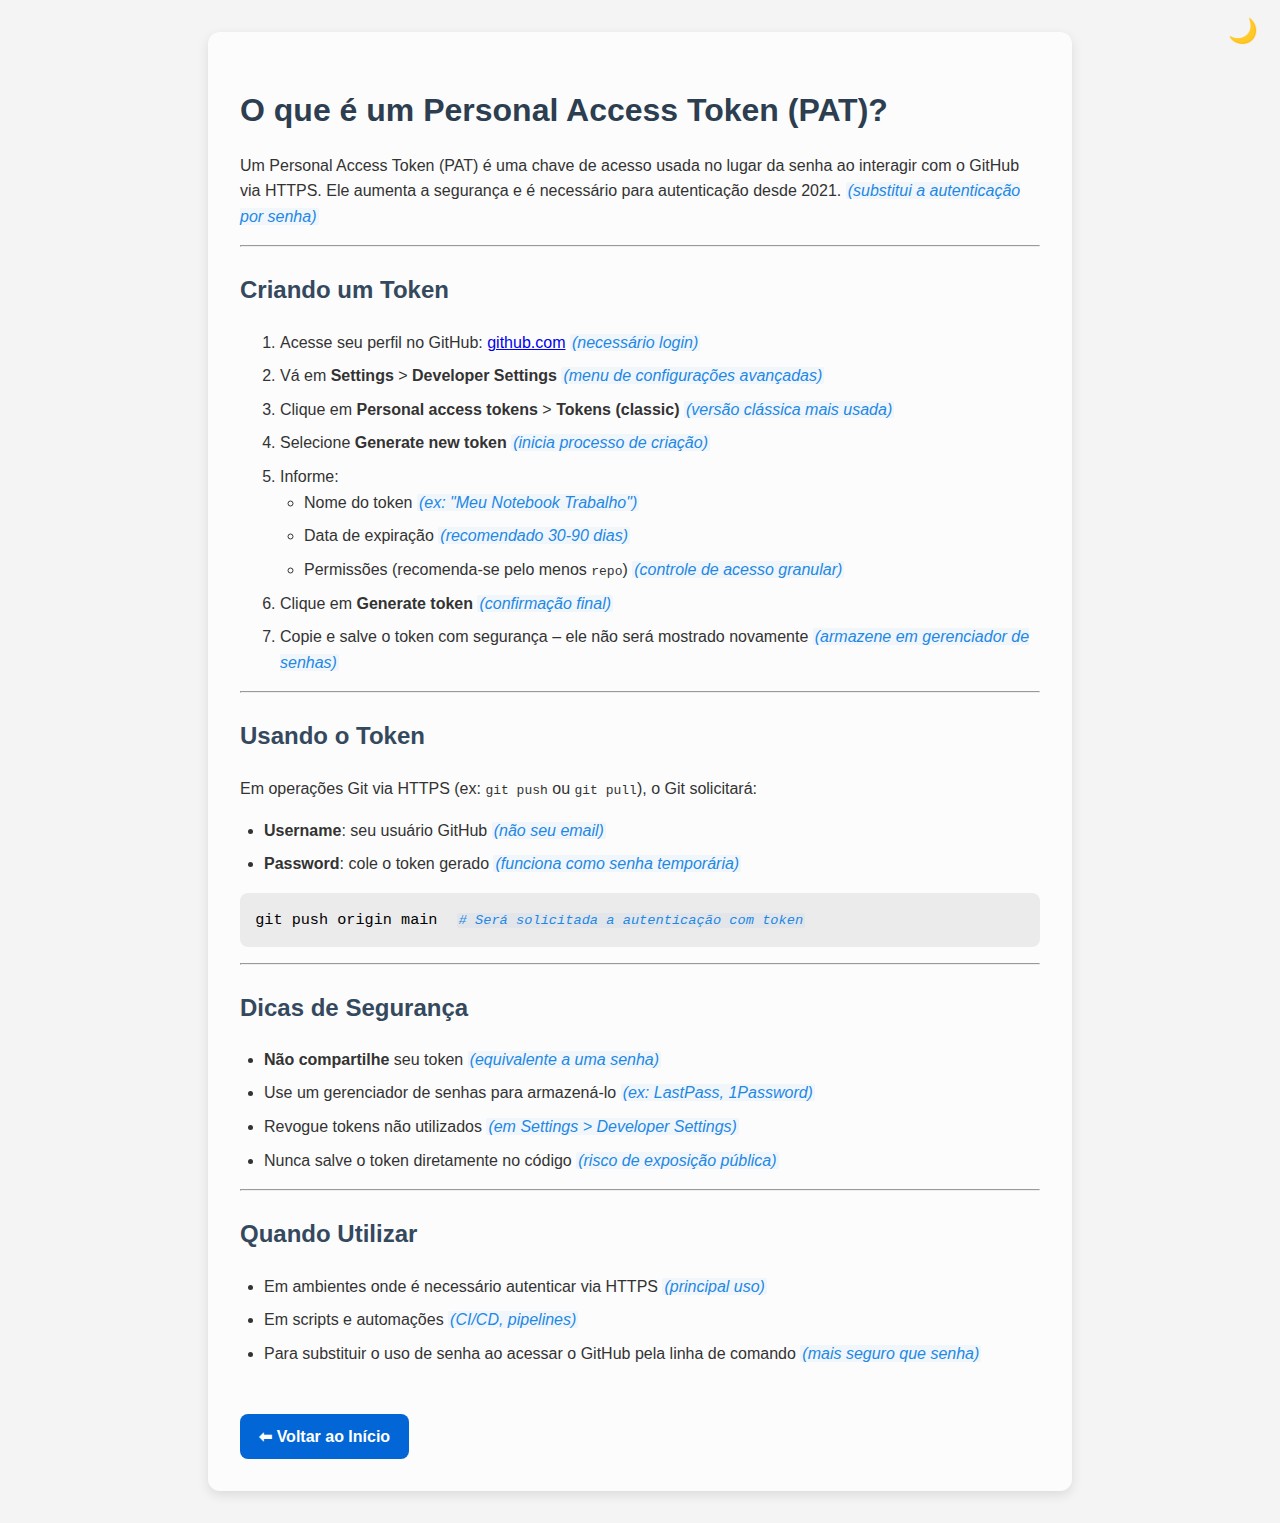
<file: resumos/token.html>
<!DOCTYPE html>
<html lang="pt-BR">
<head>
  <meta charset="UTF-8">
  <title>Personal Access Token (PAT) - GitHub</title>
  <meta name="viewport" content="width=device-width, initial-scale=1.0">
  <link rel="stylesheet" href="resumo.css">
</head>
<body>
  <button id="toggle-theme" aria-label="Alternar modo escuro/claro">🌙</button>

  <article>
    <h1>O que é um Personal Access Token (PAT)?</h1>
    <p>
      Um Personal Access Token (PAT) é uma chave de acesso usada no lugar da senha ao interagir com o GitHub via HTTPS.
      Ele aumenta a segurança e é necessário para autenticação desde 2021. <span class="comentario">(substitui a autenticação por senha)</span>
    </p>

    <hr>

    <h2>Criando um Token</h2>
    <ol>
      <li>Acesse seu perfil no GitHub: <a href="https://github.com" target="_blank">github.com</a> <span class="comentario">(necessário login)</span></li>
      <li>Vá em <strong>Settings</strong> &gt; <strong>Developer Settings</strong> <span class="comentario">(menu de configurações avançadas)</span></li>
      <li>Clique em <strong>Personal access tokens</strong> &gt; <strong>Tokens (classic)</strong> <span class="comentario">(versão clássica mais usada)</span></li>
      <li>Selecione <strong>Generate new token</strong> <span class="comentario">(inicia processo de criação)</span></li>
      <li>Informe:
        <ul>
          <li>Nome do token <span class="comentario">(ex: "Meu Notebook Trabalho")</span></li>
          <li>Data de expiração <span class="comentario">(recomendado 30-90 dias)</span></li>
          <li>Permissões (recomenda-se pelo menos <code>repo</code>) <span class="comentario">(controle de acesso granular)</span></li>
        </ul>
      </li>
      <li>Clique em <strong>Generate token</strong> <span class="comentario">(confirmação final)</span></li>
      <li>Copie e salve o token com segurança – ele não será mostrado novamente <span class="comentario">(armazene em gerenciador de senhas)</span></li>
    </ol>

    <hr>

    <h2>Usando o Token</h2>
    <p>Em operações Git via HTTPS (ex: <code>git push</code> ou <code>git pull</code>), o Git solicitará:</p>
    <ul>
      <li><strong>Username</strong>: seu usuário GitHub <span class="comentario">(não seu email)</span></li>
      <li><strong>Password</strong>: cole o token gerado <span class="comentario">(funciona como senha temporária)</span></li>
    </ul>

    <pre><code>git push origin main <span class="comentario"># Será solicitada a autenticação com token</span></code></pre>

    <hr>

    <h2>Dicas de Segurança</h2>
    <ul>
      <li><strong>Não compartilhe</strong> seu token <span class="comentario">(equivalente a uma senha)</span></li>
      <li>Use um gerenciador de senhas para armazená-lo <span class="comentario">(ex: LastPass, 1Password)</span></li>
      <li>Revogue tokens não utilizados <span class="comentario">(em Settings > Developer Settings)</span></li>
      <li>Nunca salve o token diretamente no código <span class="comentario">(risco de exposição pública)</span></li>
    </ul>

    <hr>

    <h2>Quando Utilizar</h2>
    <ul>
      <li>Em ambientes onde é necessário autenticar via HTTPS <span class="comentario">(principal uso)</span></li>
      <li>Em scripts e automações <span class="comentario">(CI/CD, pipelines)</span></li>
      <li>Para substituir o uso de senha ao acessar o GitHub pela linha de comando <span class="comentario">(mais seguro que senha)</span></li>
    </ul>

    <a class="back-button" href="../index.html">⬅ Voltar ao Início</a>
  </article>

  <script>
    const toggle = document.getElementById('toggle-theme');
    const body = document.body;

    if (localStorage.getItem('theme') === 'dark') {
      body.classList.add('dark-mode');
      toggle.textContent = '☀️';
    }

    toggle.addEventListener('click', () => {
      body.classList.toggle('dark-mode');
      const isDark = body.classList.contains('dark-mode');
      toggle.textContent = isDark ? '☀️' : '🌙';
      localStorage.setItem('theme', isDark ? 'dark' : 'light');
    });
  </script>
</body>
</html>
</file>
<file: style.css>
body {
    font-family: 'Segoe UI', Tahoma, Geneva, Verdana, sans-serif;
    margin: 0;
    padding: 0;
    background: #f5f7fa;
    color: #333;
    transition: background 0.3s, color 0.3s;
}

header {
    background: #24292e;
    color: #fff;
    padding: 1rem 2rem;
    text-align: center;
    box-shadow: 0 2px 5px rgba(0, 0, 0, 0.1);
    position: relative;
}

main {
    max-width: 800px;
    margin: 2rem auto;
    padding: 1rem;
    background: #fff;
    border-radius: 10px;
    box-shadow: 0 4px 10px rgba(0, 0, 0, 0.05);
    transition: background 0.3s, box-shadow 0.3s;
}

h1 {
    font-size: 2rem;
}

p {
    font-size: 1.1rem;
    margin-bottom: 1.5rem;
}

nav ul {
    list-style-type: none;
    padding: 0;
    text-align: left;
}

nav li {
    margin: 0.7rem 0;
    background: #f0f0f0;
    padding: 0.8rem;
    border-radius: 8px;
    transition: background 0.3s;
}

nav li:hover {
    background: #dfe3e6;
}

a {
    color: #0366d6;
    text-decoration: none;
    font-weight: bold;
}

a:hover {
    text-decoration: underline;
}

#toggle-dark {
    position: absolute;
    top: 1rem;
    right: 1.5rem;
    background: none;
    border: none;
    font-size: 1.5rem;
    cursor: pointer;
    color: #fff;
    transition: transform 0.2s;
}

#toggle-dark:hover {
    transform: scale(1.1);
}

@media (max-width: 600px) {
    main {
        margin: 1rem;
        padding: 1rem;
    }

    h1 {
        font-size: 1.5rem;
    }

    p, li {
        font-size: 1rem;
    }
}

/* Modo escuro */
.dark-mode {
    background: #121212;
    color: #f0f0f0;
}

.dark-mode header {
    background: #1f1f1f;
    color: #f0f0f0;
}

.dark-mode main {
    background: #1e1e1e;
    box-shadow: 0 4px 10px rgba(255, 255, 255, 0.05);
}

.dark-mode nav li {
    background: #2a2a2a;
}

.dark-mode nav li:hover {
    background: #3a3a3a;
}

.dark-mode a {
    color: #58a6ff;
}
</file>
<file: resumos/resumo.css>
body {
    font-family: 'Segoe UI', Tahoma, Geneva, Verdana, sans-serif;
    background: #f4f4f4;
    margin: 0;
    padding: 2rem 1rem;
    display: flex;
    justify-content: center;
    transition: background 0.3s, color 0.3s;
    color: #333;
}

article {
    background: #fcfcfc;
    max-width: 800px;
    padding: 2rem;
    border-radius: 12px;
    box-shadow: 0 4px 12px rgba(0,0,0,0.1);
    line-height: 1.6;
    width: 100%;
    transition: background 0.3s, box-shadow 0.3s;
}

h1 {
    font-size: 2rem;
    color: #2c3e50;
    margin-bottom: 1rem;
}

h2 {
    color: #34495e;
    margin-top: 1.5rem;
}

ul {
    padding-left: 1.5rem;
}

li {
    margin-bottom: 0.5rem;
}

.back-button {
    display: inline-block;
    margin-top: 2rem;
    padding: 0.6rem 1.2rem;
    background: #0366d6;
    color: white;
    text-decoration: none;
    border-radius: 8px;
    font-weight: bold;
    transition: background 0.3s;
}

.back-button:hover {
    background: #024b9b;
}

#toggle-theme {
    position: fixed;
    top: 1rem;
    right: 1rem;
    background: none;
    border: none;
    font-size: 1.5rem;
    cursor: pointer;
    color: #0366d6;
    z-index: 1000;
}

/* Modo escuro */
.dark-mode {
    background: #121212;
    color: #f0f0f0;
}

.dark-mode article {
    background: #1f1f1f;
    box-shadow: 0 4px 12px rgba(255, 255, 255, 0.05);
}

.dark-mode h1, .dark-mode h2 {
    color: #f0f0f0;
}

.dark-mode .back-button {
    background: #58a6ff;
    color: #000;
}

.dark-mode .back-button:hover {
    background: #3a8fdc;
}

.dark-mode #toggle-theme {
    color: #f0f0f0;
}

body:not(.dark-mode) .comentario {
    color: #1e88e5; 
    font-style: italic;
    background-color: rgba(30, 136, 229, 0.05); 
    padding: 0 2px;
    border-radius: 2px;
}

body.dark-mode .comentario {
    color: #74b62e; 
    font-style: italic;
    text-shadow: 0 0 1px rgba(124, 179, 66, 0.3);
}

pre {
    white-space: pre-wrap; /* Permite quebra de linha dentro de <pre> */
    word-break: break-word; /* Quebra palavras longas */
    overflow-x: auto; /* Scroll horizontal se necessário */
    background-color: #ecebeb;
    padding: 1em;
    border-radius: 8px;
    font-size: 0.95rem;
}

/* Ajuste para os comentários nos blocos de código */
pre code .comentario {
    display: block; /* Força quebra de linha em telas pequenas */
    margin-top: 0.3em;
    font-size: 0.9em;
}

/* Em telas maiores, mantém os comentários na mesma linha */
@media (min-width: 768px) {
    pre code .comentario {
        display: inline;
        margin-left: 10px;
    }
}

/* Para <code> dentro de <pre> */
body:not(.dark-mode) pre code {
    color: #000;
}

body.dark-mode pre code {
    color: #000000;
}
</file>
